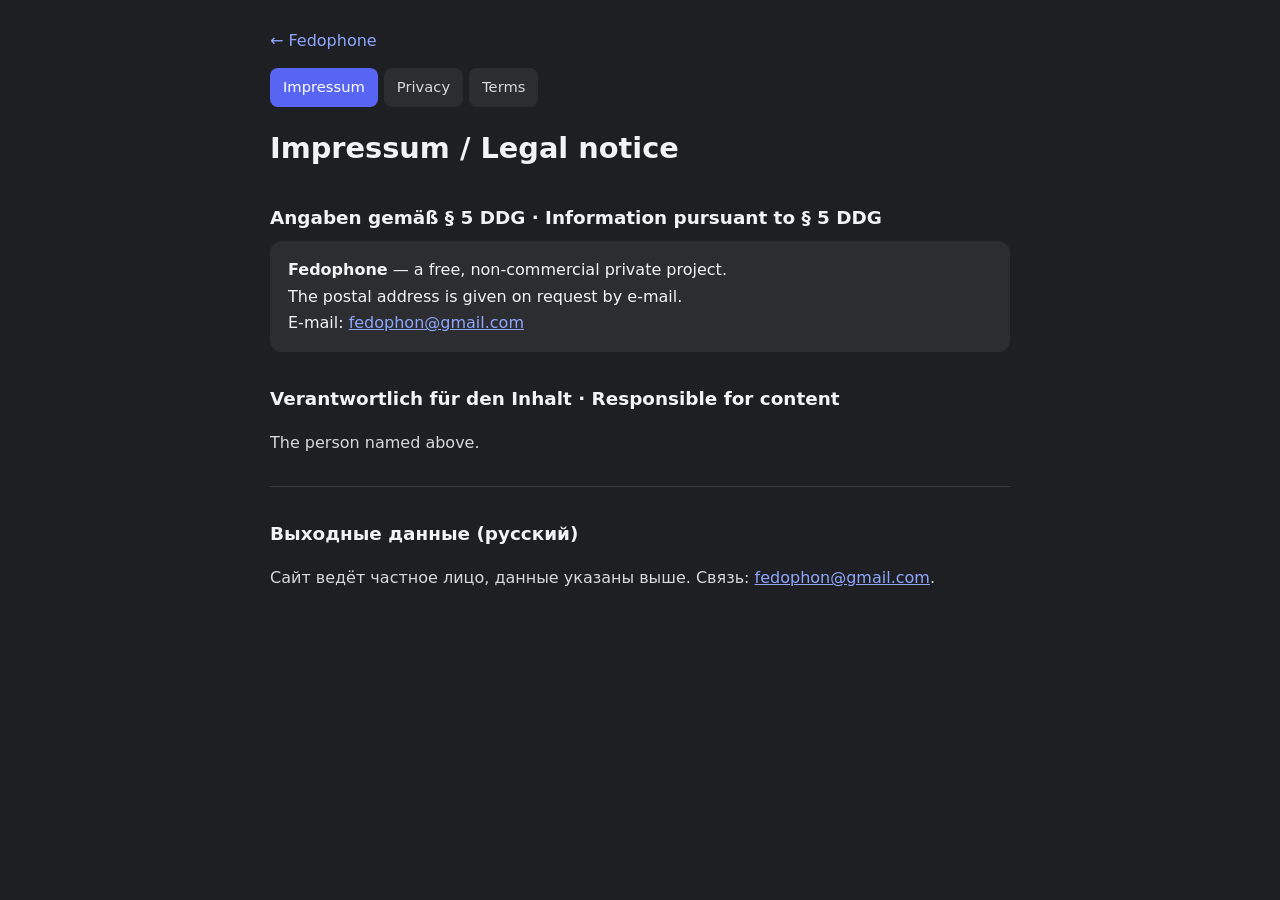
<file: impressum.html>
<!doctype html>
<html lang="en"><head><meta charset="utf-8"><meta name="viewport" content="width=device-width,initial-scale=1">
<meta name="robots" content="noindex,nofollow,noarchive,nosnippet"><meta name="referrer" content="no-referrer">
<title>Impressum — Fedophone</title>
<style>
:root{color-scheme:dark}
body{margin:0;background:#1e1f22;color:#f2f3f5;font:16px/1.65 system-ui,'Segoe UI',Arial,sans-serif}
main{max-width:740px;margin:0 auto;padding:28px 20px 70px}
a{color:#8fa6ff}h1{font-size:1.8em;margin:.3em 0 .6em}h2{font-size:1.15em;margin:1.7em 0 .4em}
p,li{color:#d7d9dd}small{color:#a9adb3}
nav{display:flex;gap:6px;flex-wrap:wrap;margin:14px 0 18px}nav a{padding:7px 13px;border-radius:8px;background:#2b2d31;text-decoration:none;color:#d7d9dd;font-size:.92em}
nav a.on{background:#5865f2;color:#fff}
hr{border:0;border-top:1px solid #3a3c42;margin:30px 0}
.card{background:#2b2d31;border-radius:12px;padding:16px 18px}
</style></head><body><main>
<a href="./" style="text-decoration:none">← Fedophone</a>
<nav><a href="impressum.html" class="on">Impressum</a><a href="privacy.html">Privacy</a><a href="terms.html">Terms</a></nav>

<h1>Impressum / Legal notice</h1>
<h2>Angaben gemäß § 5 DDG · Information pursuant to § 5 DDG</h2>
<div class="card"><div id="addr"><b>Fedophone</b> — a free, non-commercial private project.<br>The postal address is given on request by e-mail.</div>E-mail: <span data-mail><noscript>(enable JavaScript to see the address)</noscript></span></div>
<h2>Verantwortlich für den Inhalt · Responsible for content</h2>
<p>The person named above.</p>
<hr>
<h2>Выходные данные (русский)</h2>
<p>Сайт ведёт частное лицо, данные указаны выше. Связь: <span data-mail><noscript>(enable JavaScript to see the address)</noscript></span>.</p>
<script>(function(){try{var d=JSON.parse(new TextDecoder().decode(Uint8Array.from(atob('fSJtb2MubGlhbWdAbm9ocG9kZWYiOiJlIns='),function(x){return x.charCodeAt(0)}).reverse()));
document.querySelectorAll('[data-mail]').forEach(function(e){e.textContent='';var a=document.createElement('a');a.href='mailto:'+d.e;a.textContent=d.e;e.appendChild(a)});
}catch(e){}})()</script>
</main></body></html>
</file>
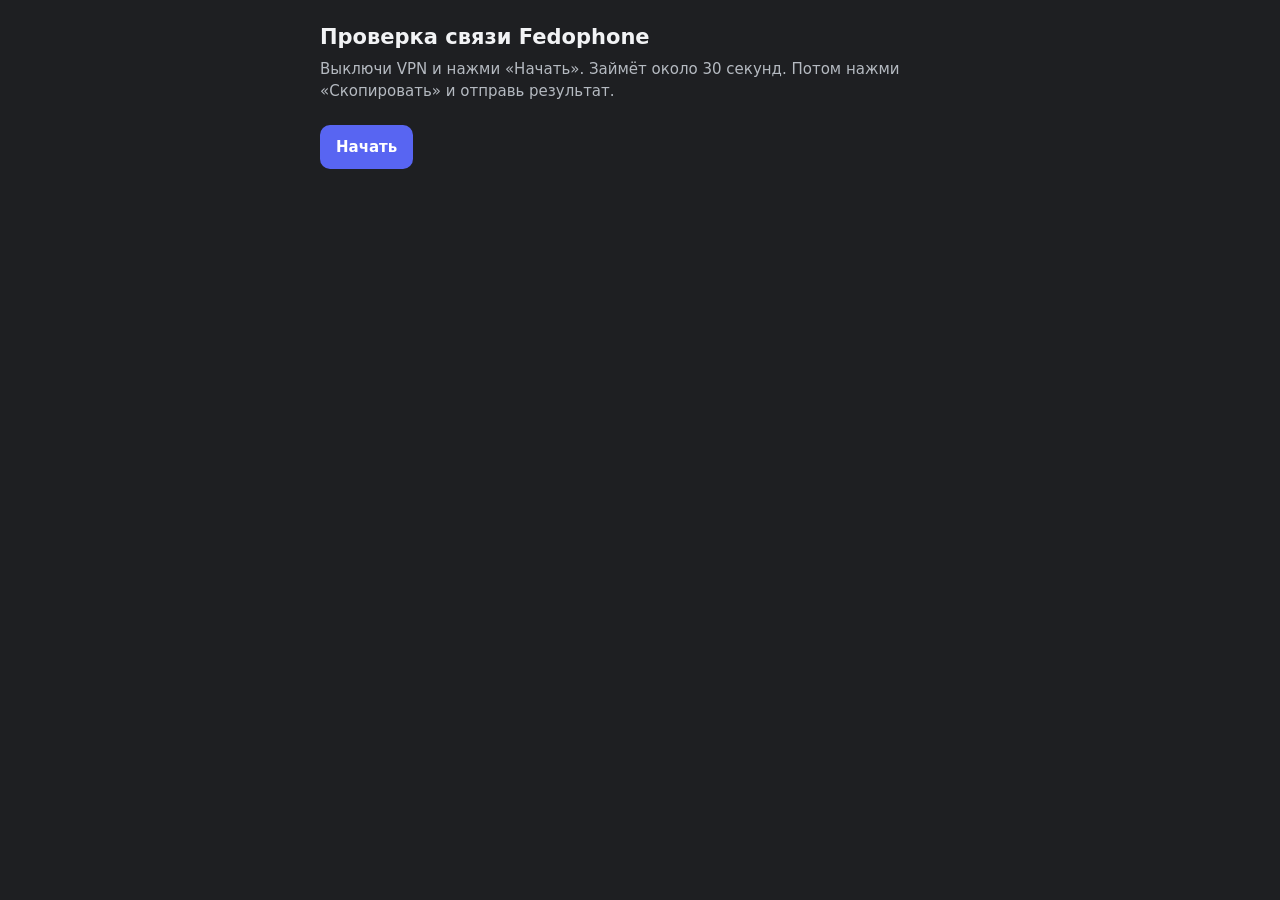
<file: net.html>
<!doctype html><html lang="ru"><head><meta charset="utf-8"><meta name="viewport" content="width=device-width,initial-scale=1"><meta name="referrer" content="no-referrer"><title>Fedophone — проверка связи</title>
<style>body{margin:0;background:#1e1f22;color:#f2f3f5;font:15px/1.5 system-ui,Segoe UI,sans-serif}main{max-width:640px;margin:0 auto;padding:22px 16px 60px}h1{font-size:1.4em;margin:0 0 4px}p{color:#b5bac1;margin:0 0 16px}
.r{display:flex;gap:10px;align-items:flex-start;background:#2b2d31;border-radius:12px;padding:10px 12px;margin-bottom:8px}.r b{display:block}.r small{color:#b5bac1}.i{width:22px;flex:none;text-align:center}
button{border:0;border-radius:10px;padding:11px 16px;font:inherit;font-weight:700;cursor:pointer;background:#5865f2;color:#fff;margin:6px 6px 0 0}button.g{background:#3a3c42}#sum{margin:14px 0;padding:12px;border-radius:12px;background:#2b2d31;white-space:pre-wrap;font:13px/1.45 ui-monospace,Consolas,monospace}</style></head>
<body><main><h1>Проверка связи Fedophone</h1><p>Выключи VPN и нажми «Начать». Займёт около 30 секунд. Потом нажми «Скопировать» и отправь результат.</p>
<button id="go">Начать</button><button class="g" id="cp" hidden>Скопировать результат</button><div id="out"></div><div id="sum" hidden></div></main>
<script>
const out=document.getElementById('out'),R=[];
function row(name){const d=document.createElement('div');d.className='r';d.innerHTML='<span class="i">⏳</span><div><b></b><small>проверяю…</small></div>';d.querySelector('b').textContent=name;out.append(d);
  return(ok,txt)=>{d.querySelector('.i').textContent=ok===1?'✅':ok===0?'❌':'⚠️';d.querySelector('small').textContent=txt;R.push((ok===1?'OK ':ok===0?'NO ':'~~ ')+name+': '+txt)}}
const T=(p,ms)=>Promise.race([p,new Promise((_,j)=>setTimeout(()=>j(new Error('timeout')),ms))]);
async function site(name,url){const done=row(name);const t=Date.now();
  try{const same=new URL(url).origin===location.origin;
    if(same){const r=await T(fetch(url+'?t='+t,{cache:'no-store'}),20000);const rd=r.body.getReader();let n=0;
      const ok=await T((async()=>{for(;;){const x=await rd.read();if(x.done)return true;n+=x.value.length}})(),20000).catch(()=>false);
      ok?done(1,'загрузилась '+Math.round(n/1024)+' КБ за '+((Date.now()-t)/1000).toFixed(1)+' с'):done(0,'загрузка встала на '+Math.round(n/1024)+' КБ — соединение душат')}
    else{await T(fetch(url+'?t='+t,{mode:'no-cors',cache:'no-store'}).then(r=>r.blob()),20000);done(1,'открывается ('+((Date.now()-t)/1000).toFixed(1)+' с)')}}
  catch(e){done(0,e.message==='timeout'?'не загружается за 20 с':'не открывается')}}
async function api(name,url){const done=row(name);const t=Date.now();try{await T(fetch(url,{mode:'no-cors',cache:'no-store'}),12000);done(1,'отвечает ('+(Date.now()-t)+' мс)')}catch(e){done(0,'не отвечает')}}
function mq(len){const a=[];do{let d=len%128;len=Math.floor(len/128);if(len)d|=128;a.push(d)}while(len);return a}
function ms(s){const b=new TextEncoder().encode(s);return[b.length>>8,b.length&255,...b]}
function pkt(h,body){return new Uint8Array([h,...mq(body.length),...body])}
function broker(name,url){return new Promise(res=>{const done=row(name);let rx=0,ok=false,ws,last=0;const topic='fpnet/'+Math.random().toString(36).slice(2);
  const fin=(s,t)=>{try{ws.close()}catch(e){}done(s,t);res()};
  const to=setTimeout(()=>fin(ok?(rx>=28000?1:2):0,ok?(rx>=28000?'прошло 30 КБ, не душат':'встаёт после ~'+Math.round(rx/1024)+' КБ — душат, Fedophone это обходит'):'не подключается'),16000);
  try{ws=new WebSocket(url,['mqtt'])}catch(e){clearTimeout(to);fin(0,'не подключается');return}
  ws.binaryType='arraybuffer';
  ws.onopen=()=>ws.send(pkt(0x10,[...ms('MQTT'),4,2,0,40,...ms('fpnet'+Math.random().toString(36).slice(2,10))]));
  ws.onmessage=e=>{const u=new Uint8Array(e.data);rx+=u.length;
    if(!ok&&u[0]===0x20){ok=true;ws.send(pkt(0x82,[0,1,...ms(topic),0]));
      const pay=new Uint8Array(1200).fill(65);let i=0;const iv=setInterval(()=>{if(i++>=25||ws.readyState!==1){clearInterval(iv);return}ws.send(pkt(0x30,[...ms(topic),...pay]))},250)}
    if(rx>=31000){clearTimeout(to);fin(1,'прошло 30 КБ, не душат')}};
  ws.onerror=ws.onclose=()=>{if(!ok){clearTimeout(to);fin(0,'не подключается')}}})}
function stun(){return new Promise(res=>{const done=row('Определение адреса (STUN)');let pc;try{pc=new RTCPeerConnection({iceServers:[{urls:'stun:stun.l.google.com:19302'},{urls:'stun:stun.sipnet.ru:3478'}]})}catch(e){done(0,'браузер не умеет звонки');return res()}
  let srflx=false;pc.createDataChannel('x');pc.onicecandidate=e=>{if(e.candidate&&/ srflx /.test(e.candidate.candidate))srflx=true};
  pc.createOffer().then(o=>pc.setLocalDescription(o));setTimeout(()=>{pc.close();done(srflx?1:0,srflx?'внешний адрес есть — прямые звонки возможны':'UDP закрыт — звонки только через ретранслятор');res()},6000)})}
document.getElementById('go').onclick=async()=>{const b=document.getElementById('go');b.disabled=true;out.innerHTML='';R.length=0;
  await site('Сайт: GitHub Pages','https://zyziikmelon-cmyk.github.io/Fedophone/index.html');
  await site('Сайт: Cloudflare','https://fedophone.pages.dev/index.html');
  await api('Сервер входа','https://fedophone-auth.fedophone.workers.dev/me');
  await api('Ретранслятор (выдача пароля)','https://fedophone-turn.fedophone.workers.dev/');
  await Promise.all([broker('Связь: EMQX','wss://broker.emqx.io:8084/mqtt'),broker('Связь: HiveMQ','wss://broker.hivemq.com:8884/mqtt'),broker('Связь: Mosquitto','wss://test.mosquitto.org:8081/mqtt'),broker('Связь: EMQX-2','wss://broker-cn.emqx.io:8084/mqtt')]);
  await api('Связь: ntfy','https://ntfy.sh/v1/health');
  await stun();
  const s=document.getElementById('sum');s.hidden=false;s.textContent='Fedophone net test '+new Date().toISOString().slice(0,16)+'\n'+navigator.userAgent.slice(0,90)+'\n'+R.join('\n');
  document.getElementById('cp').hidden=false;b.disabled=false;b.textContent='Ещё раз'};
document.getElementById('cp').onclick=()=>{const t=document.getElementById('sum').textContent;(navigator.clipboard?navigator.clipboard.writeText(t):Promise.reject()).then(()=>alert('Скопировано — отправь в Telegram'),()=>prompt('Скопируй:',t))};
</script></body></html>
</file>
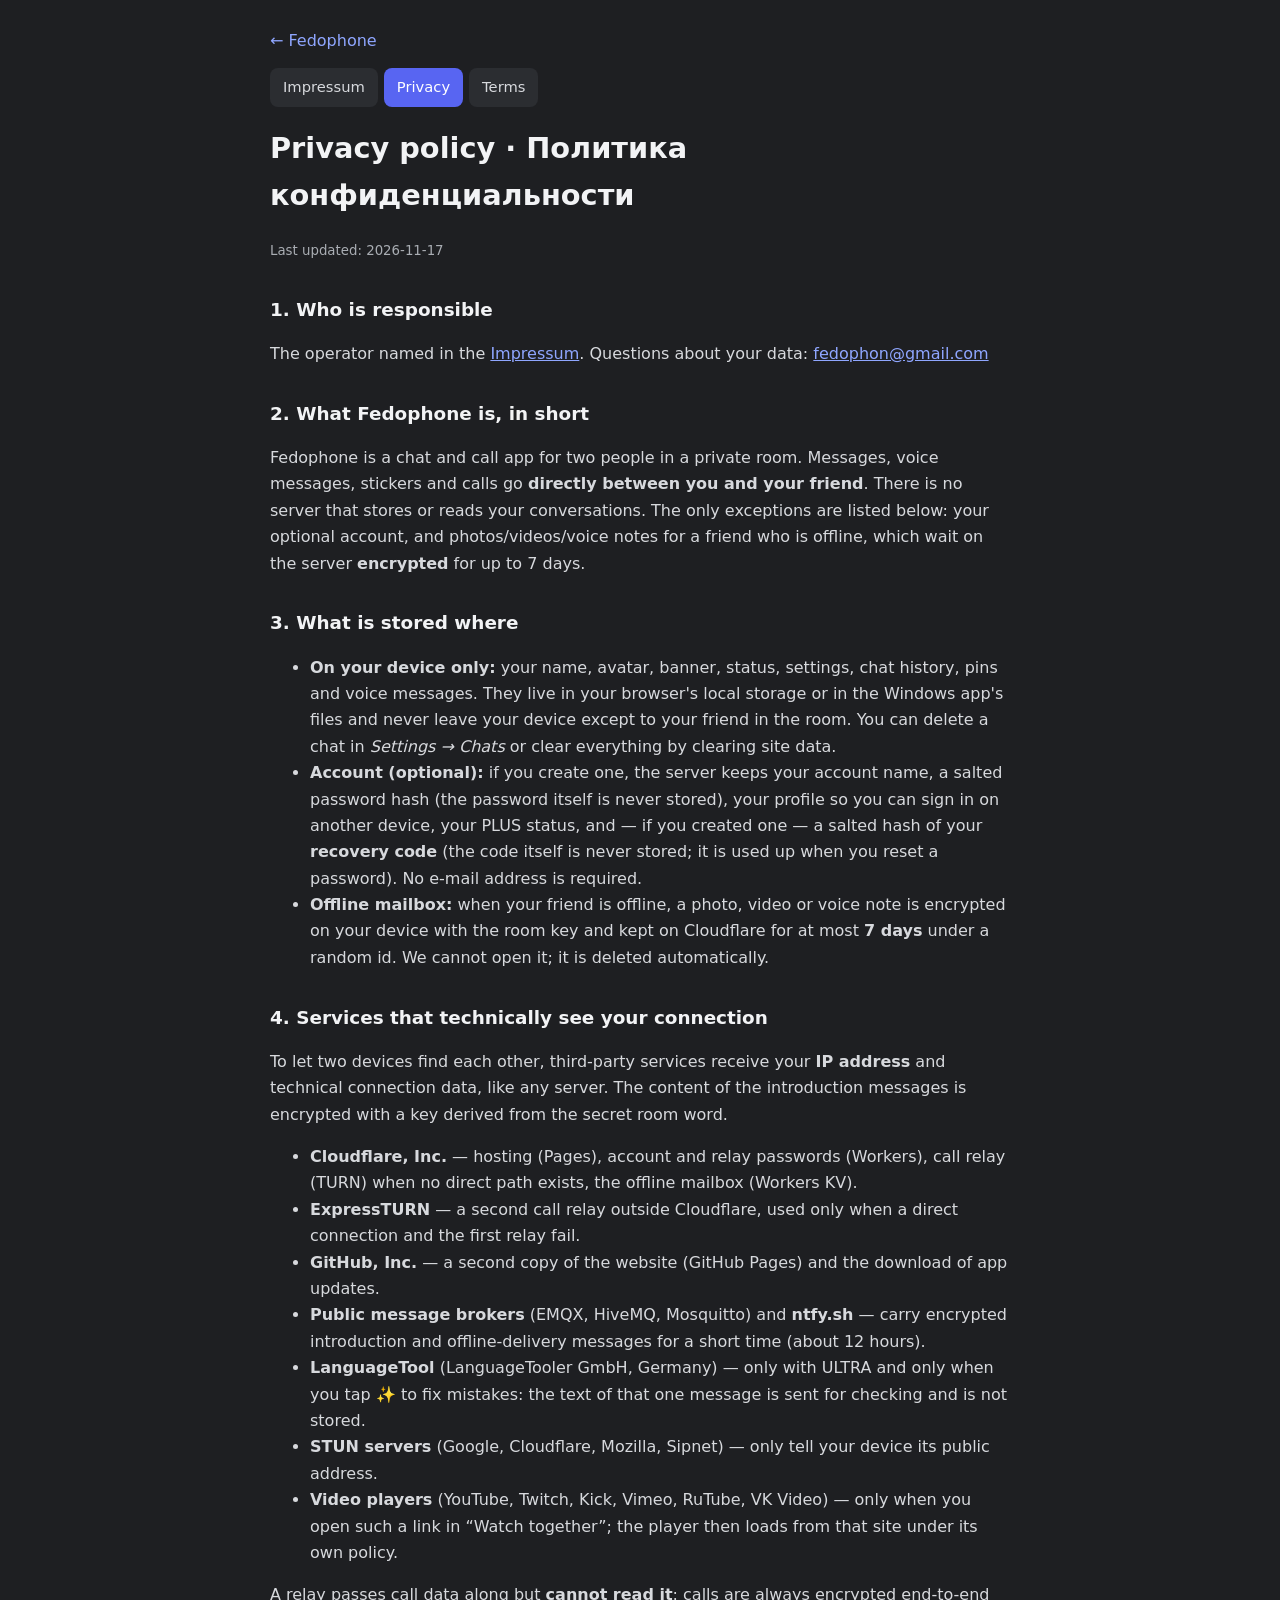
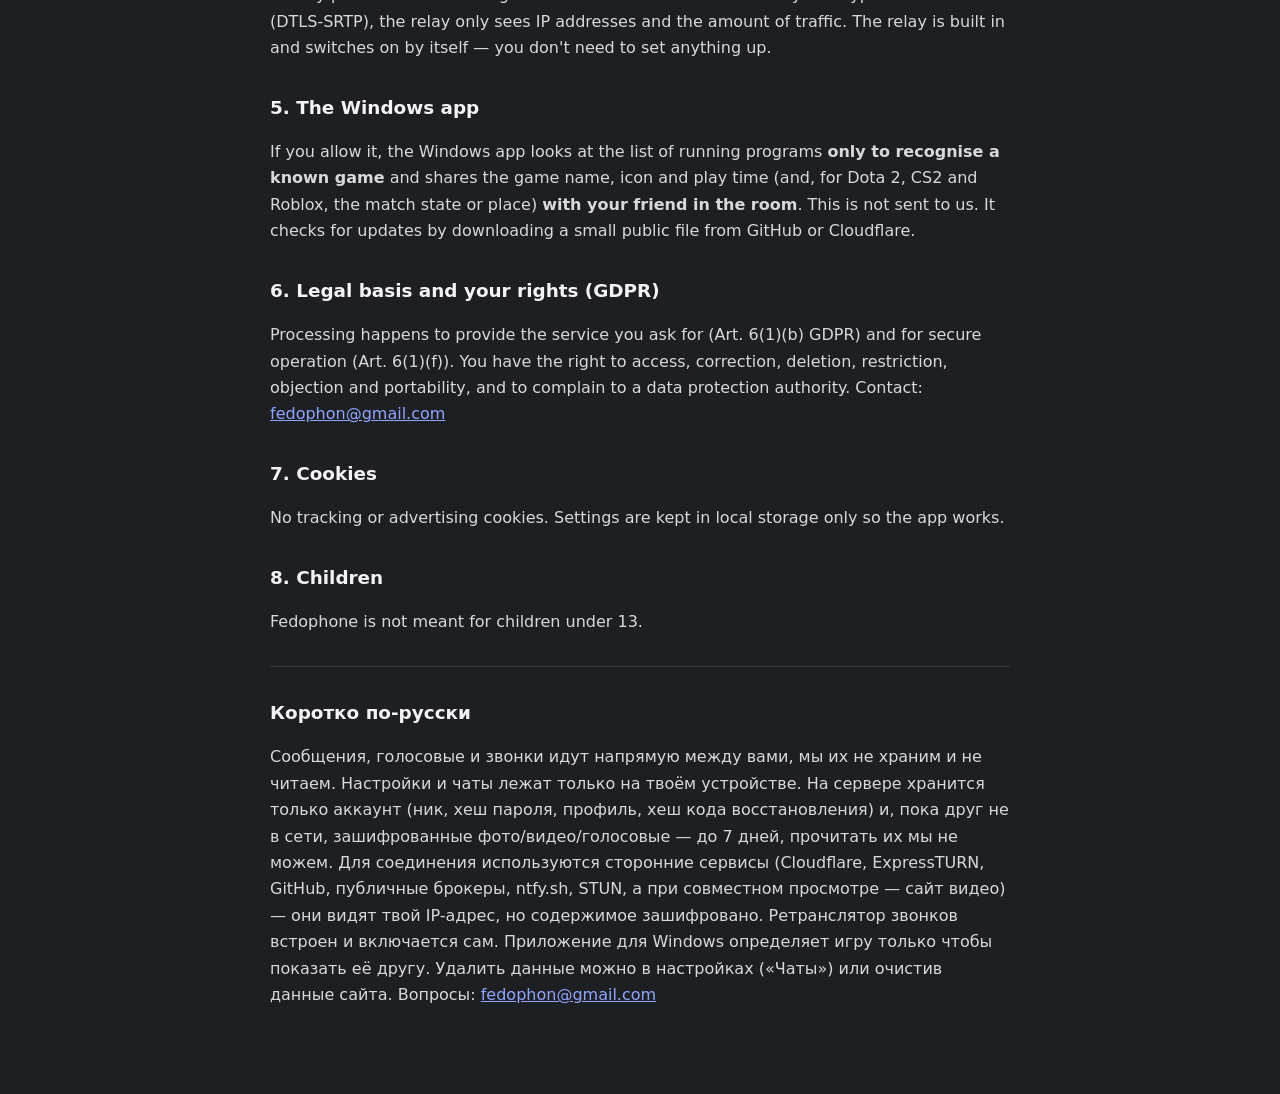
<file: privacy.html>
<!doctype html>
<html lang="en"><head><meta charset="utf-8"><meta name="viewport" content="width=device-width,initial-scale=1">
<meta name="robots" content="noindex,nofollow,noarchive,nosnippet"><meta name="referrer" content="no-referrer">
<title>Privacy — Fedophone</title>
<style>
:root{color-scheme:dark}
body{margin:0;background:#1e1f22;color:#f2f3f5;font:16px/1.65 system-ui,'Segoe UI',Arial,sans-serif}
main{max-width:740px;margin:0 auto;padding:28px 20px 70px}
a{color:#8fa6ff}h1{font-size:1.8em;margin:.3em 0 .6em}h2{font-size:1.15em;margin:1.7em 0 .4em}
p,li{color:#d7d9dd}small{color:#a9adb3}
nav{display:flex;gap:6px;flex-wrap:wrap;margin:14px 0 18px}nav a{padding:7px 13px;border-radius:8px;background:#2b2d31;text-decoration:none;color:#d7d9dd;font-size:.92em}
nav a.on{background:#5865f2;color:#fff}
hr{border:0;border-top:1px solid #3a3c42;margin:30px 0}
.card{background:#2b2d31;border-radius:12px;padding:16px 18px}
</style></head><body><main>
<a href="./" style="text-decoration:none">← Fedophone</a>
<nav><a href="impressum.html">Impressum</a><a href="privacy.html" class="on">Privacy</a><a href="terms.html">Terms</a></nav>

<h1>Privacy policy · Политика конфиденциальности</h1>
<p><small>Last updated: 2026-11-17</small></p>

<h2>1. Who is responsible</h2>
<p>The operator named in the <a href="impressum.html">Impressum</a>. Questions about your data: <span data-mail><noscript>(enable JavaScript to see the address)</noscript></span></p>

<h2>2. What Fedophone is, in short</h2>
<p>Fedophone is a chat and call app for two people in a private room. Messages, voice messages, stickers and calls go <b>directly between you and your friend</b>. There is no server that stores or reads your conversations. The only exceptions are listed below: your optional account, and photos/videos/voice notes for a friend who is offline, which wait on the server <b>encrypted</b> for up to 7 days.</p>

<h2>3. What is stored where</h2>
<ul>
<li><b>On your device only:</b> your name, avatar, banner, status, settings, chat history, pins and voice messages. They live in your browser's local storage or in the Windows app's files and never leave your device except to your friend in the room. You can delete a chat in <i>Settings → Chats</i> or clear everything by clearing site data.</li>
<li><b>Account (optional):</b> if you create one, the server keeps your account name, a salted password hash (the password itself is never stored), your profile so you can sign in on another device, your PLUS status, and — if you created one — a salted hash of your <b>recovery code</b> (the code itself is never stored; it is used up when you reset a password). No e-mail address is required.</li>
<li><b>Offline mailbox:</b> when your friend is offline, a photo, video or voice note is encrypted on your device with the room key and kept on Cloudflare for at most <b>7 days</b> under a random id. We cannot open it; it is deleted automatically.</li>
</ul>

<h2>4. Services that technically see your connection</h2>
<p>To let two devices find each other, third-party services receive your <b>IP address</b> and technical connection data, like any server. The content of the introduction messages is encrypted with a key derived from the secret room word.</p>
<ul>
<li><b>Cloudflare, Inc.</b> — hosting (Pages), account and relay passwords (Workers), call relay (TURN) when no direct path exists, the offline mailbox (Workers KV).</li>
<li><b>ExpressTURN</b> — a second call relay outside Cloudflare, used only when a direct connection and the first relay fail.</li>
<li><b>GitHub, Inc.</b> — a second copy of the website (GitHub Pages) and the download of app updates.</li>
<li><b>Public message brokers</b> (EMQX, HiveMQ, Mosquitto) and <b>ntfy.sh</b> — carry encrypted introduction and offline-delivery messages for a short time (about 12 hours).</li>
<li><b>LanguageTool</b> (LanguageTooler GmbH, Germany) — only with ULTRA and only when you tap ✨ to fix mistakes: the text of that one message is sent for checking and is not stored.</li>
<li><b>STUN servers</b> (Google, Cloudflare, Mozilla, Sipnet) — only tell your device its public address.</li>
<li><b>Video players</b> (YouTube, Twitch, Kick, Vimeo, RuTube, VK Video) — only when you open such a link in “Watch together”; the player then loads from that site under its own policy.</li>
</ul>
<p>A relay passes call data along but <b>cannot read it</b>: calls are always encrypted end-to-end (DTLS-SRTP), the relay only sees IP addresses and the amount of traffic. The relay is built in and switches on by itself — you don't need to set anything up.</p>

<h2>5. The Windows app</h2>
<p>If you allow it, the Windows app looks at the list of running programs <b>only to recognise a known game</b> and shares the game name, icon and play time (and, for Dota 2, CS2 and Roblox, the match state or place) <b>with your friend in the room</b>. This is not sent to us. It checks for updates by downloading a small public file from GitHub or Cloudflare.</p>

<h2>6. Legal basis and your rights (GDPR)</h2>
<p>Processing happens to provide the service you ask for (Art. 6(1)(b) GDPR) and for secure operation (Art. 6(1)(f)). You have the right to access, correction, deletion, restriction, objection and portability, and to complain to a data protection authority. Contact: <span data-mail><noscript>(enable JavaScript to see the address)</noscript></span></p>

<h2>7. Cookies</h2>
<p>No tracking or advertising cookies. Settings are kept in local storage only so the app works.</p>

<h2>8. Children</h2>
<p>Fedophone is not meant for children under 13.</p>

<hr>
<h2>Коротко по-русски</h2>
<p>Сообщения, голосовые и звонки идут напрямую между вами, мы их не храним и не читаем. Настройки и чаты лежат только на твоём устройстве. На сервере хранится только аккаунт (ник, хеш пароля, профиль, хеш кода восстановления) и, пока друг не в сети, зашифрованные фото/видео/голосовые — до 7 дней, прочитать их мы не можем. Для соединения используются сторонние сервисы (Cloudflare, ExpressTURN, GitHub, публичные брокеры, ntfy.sh, STUN, а при совместном просмотре — сайт видео) — они видят твой IP-адрес, но содержимое зашифровано. Ретранслятор звонков встроен и включается сам. Приложение для Windows определяет игру только чтобы показать её другу. Удалить данные можно в настройках («Чаты») или очистив данные сайта. Вопросы: <span data-mail><noscript>(enable JavaScript to see the address)</noscript></span></p>
<script>(function(){try{var d=JSON.parse(new TextDecoder().decode(Uint8Array.from(atob('fSJtb2MubGlhbWdAbm9ocG9kZWYiOiJlIns='),function(x){return x.charCodeAt(0)}).reverse()));
document.querySelectorAll('[data-mail]').forEach(function(e){e.textContent='';var a=document.createElement('a');a.href='mailto:'+d.e;a.textContent=d.e;e.appendChild(a)});
}catch(e){}})()</script>
</main></body></html>
</file>
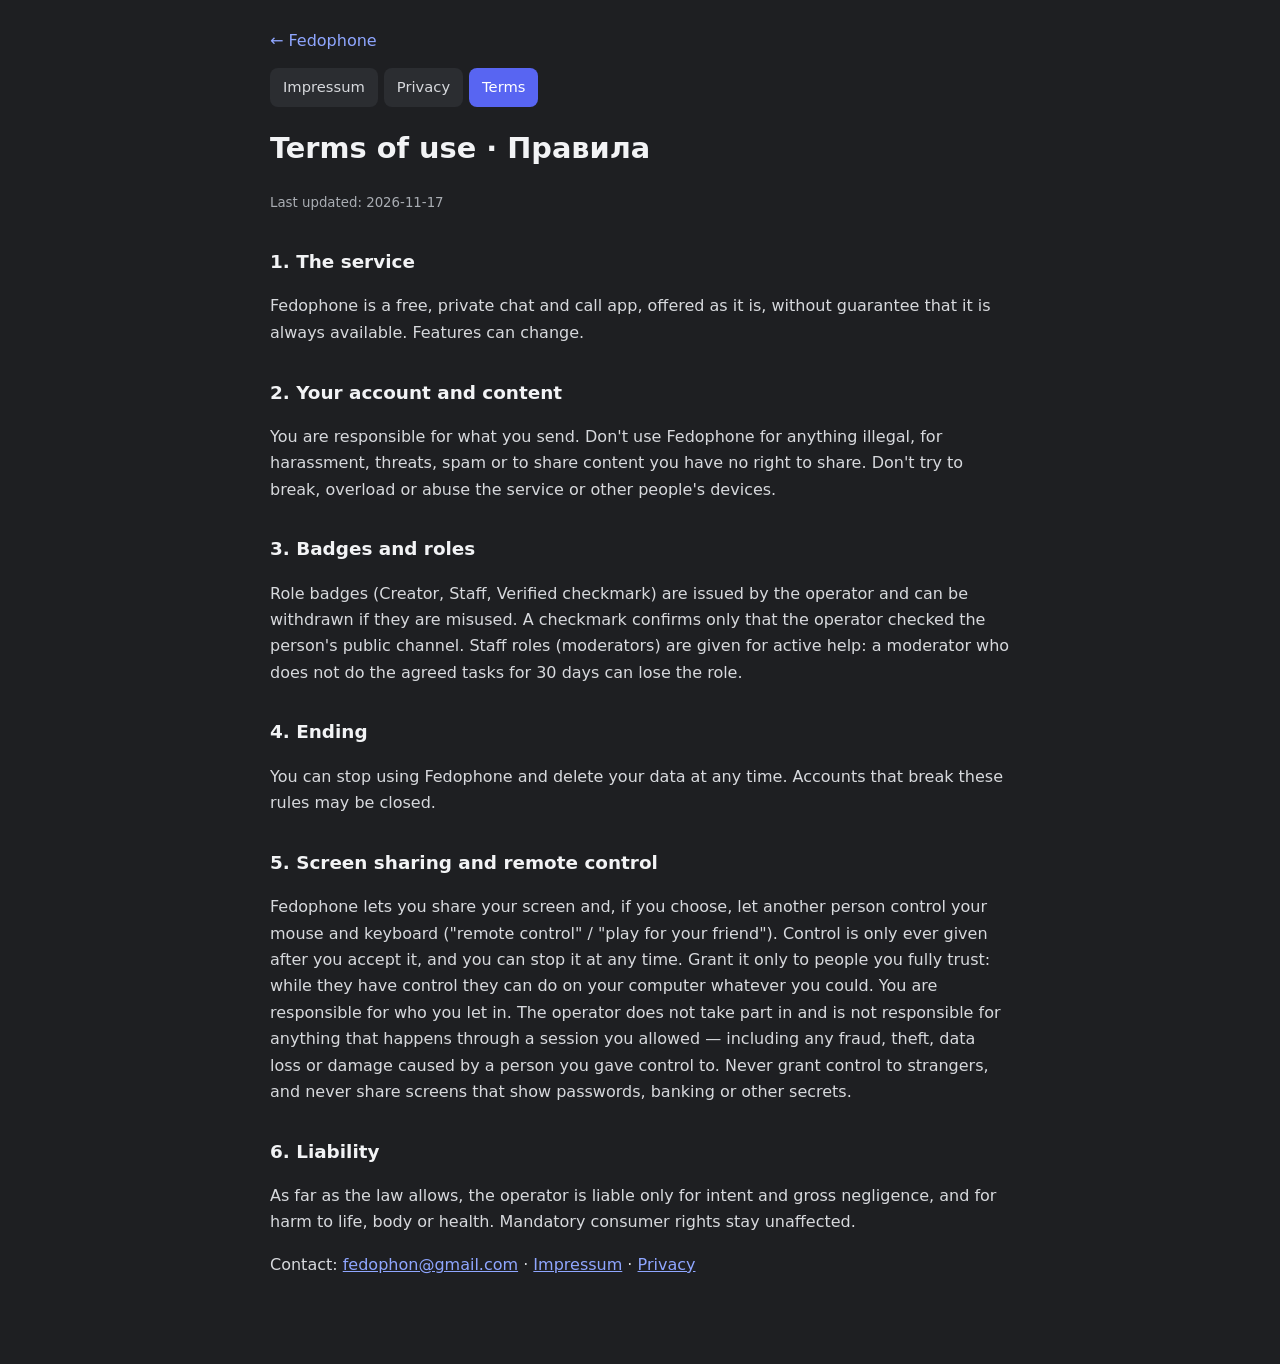
<file: terms.html>
<!doctype html>
<html lang="en"><head><meta charset="utf-8"><meta name="viewport" content="width=device-width,initial-scale=1">
<meta name="robots" content="noindex,nofollow,noarchive,nosnippet"><meta name="referrer" content="no-referrer">
<title>Terms — Fedophone</title>
<style>
:root{color-scheme:dark}
body{margin:0;background:#1e1f22;color:#f2f3f5;font:16px/1.65 system-ui,'Segoe UI',Arial,sans-serif}
main{max-width:740px;margin:0 auto;padding:28px 20px 70px}
a{color:#8fa6ff}h1{font-size:1.8em;margin:.3em 0 .6em}h2{font-size:1.15em;margin:1.7em 0 .4em}
p,li{color:#d7d9dd}small{color:#a9adb3}
nav{display:flex;gap:6px;flex-wrap:wrap;margin:14px 0 18px}nav a{padding:7px 13px;border-radius:8px;background:#2b2d31;text-decoration:none;color:#d7d9dd;font-size:.92em}
nav a.on{background:#5865f2;color:#fff}
hr{border:0;border-top:1px solid #3a3c42;margin:30px 0}
.card{background:#2b2d31;border-radius:12px;padding:16px 18px}
</style></head><body><main>
<a href="./" style="text-decoration:none">← Fedophone</a>
<nav><a href="impressum.html">Impressum</a><a href="privacy.html">Privacy</a><a href="terms.html" class="on">Terms</a></nav>

<h1>Terms of use · Правила</h1>
<p><small>Last updated: 2026-11-17</small></p>
<h2>1. The service</h2>
<p>Fedophone is a free, private chat and call app, offered as it is, without guarantee that it is always available. Features can change.</p>
<h2>2. Your account and content</h2>
<p>You are responsible for what you send. Don't use Fedophone for anything illegal, for harassment, threats, spam or to share content you have no right to share. Don't try to break, overload or abuse the service or other people's devices.</p>
<h2>3. Badges and roles</h2>
<p>Role badges (Creator, Staff, Verified checkmark) are issued by the operator and can be withdrawn if they are misused. A checkmark confirms only that the operator checked the person's public channel. Staff roles (moderators) are given for active help: a moderator who does not do the agreed tasks for 30 days can lose the role.</p>
<h2>4. Ending</h2>
<p>You can stop using Fedophone and delete your data at any time. Accounts that break these rules may be closed.</p>
<h2>5. Screen sharing and remote control</h2>
<p>Fedophone lets you share your screen and, if you choose, let another person control your mouse and keyboard ("remote control" / "play for your friend"). Control is only ever given after you accept it, and you can stop it at any time. Grant it only to people you fully trust: while they have control they can do on your computer whatever you could. You are responsible for who you let in. The operator does not take part in and is not responsible for anything that happens through a session you allowed — including any fraud, theft, data loss or damage caused by a person you gave control to. Never grant control to strangers, and never share screens that show passwords, banking or other secrets.</p>
<h2>6. Liability</h2>
<p>As far as the law allows, the operator is liable only for intent and gross negligence, and for harm to life, body or health. Mandatory consumer rights stay unaffected.</p>
<p>Contact: <span data-mail><noscript>(enable JavaScript to see the address)</noscript></span> · <a href="impressum.html">Impressum</a> · <a href="privacy.html">Privacy</a></p>
<script>(function(){try{var d=JSON.parse(new TextDecoder().decode(Uint8Array.from(atob('fSJtb2MubGlhbWdAbm9ocG9kZWYiOiJlIns='),function(x){return x.charCodeAt(0)}).reverse()));
document.querySelectorAll('[data-mail]').forEach(function(e){e.textContent='';var a=document.createElement('a');a.href='mailto:'+d.e;a.textContent=d.e;e.appendChild(a)});
}catch(e){}})()</script>
</main></body></html>
</file>
